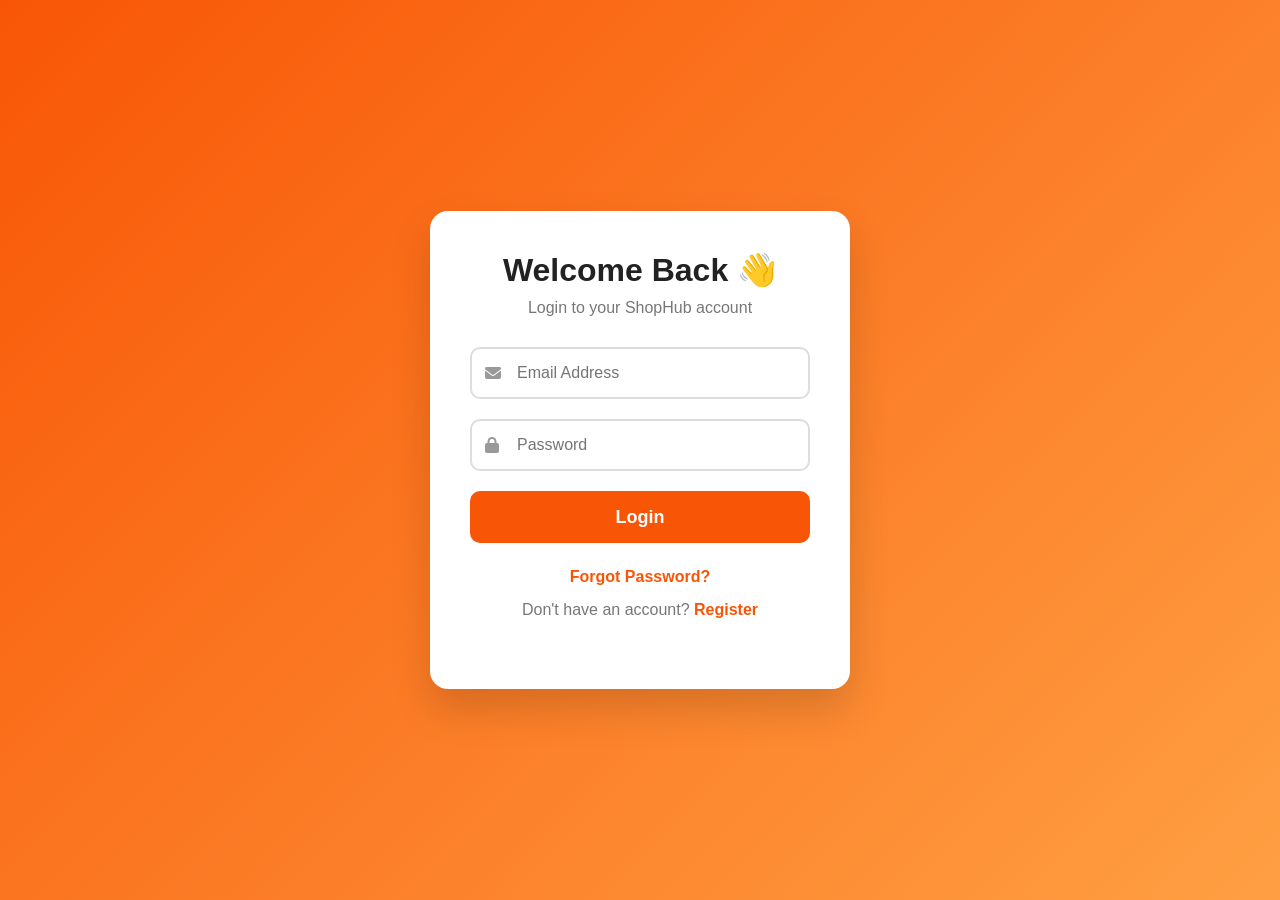
<file: login.html>
<!DOCTYPE html>
<html lang="en">

<head>

    <meta charset="UTF-8">

    <meta name="viewport" content="width=device-width, initial-scale=1.0">

    <title>Login | ShopHub</title>

    <link rel="stylesheet" href="css/style.css">

    <link rel="stylesheet"
          href="https://cdnjs.cloudflare.com/ajax/libs/font-awesome/6.7.2/css/all.min.css">

</head>

<body class="login-page">

    <div class="login-container">

        <div class="login-box">

            <h2>Welcome Back 👋</h2>

            <p>Login to your ShopHub account</p>

            <form id="login-form">

                <!-- Email -->

                <div class="input-box">

                    <i class="fa-solid fa-envelope"></i>

                    <input
                        type="email"
                        id="email"
                        placeholder="Email Address"
                        required>

                </div>

                <!-- Password -->

                <div class="input-box">

                    <i class="fa-solid fa-lock"></i>

                    <input
                        type="password"
                        id="password"
                        placeholder="Password"
                        required>


</div>

                <button
                    type="submit"
                    class="login-btn">

                    Login

                </button>

            </form>

            <div class="login-links">

                <a href="#">
                    Forgot Password?
                </a>

                <p>

                    Don't have an account?

                    <a href="register.html">

                        Register

                    </a>

                </p>

            </div>

        </div>

    </div>

    <script src="js/login.js"></script>

</body>

</html>
</file>
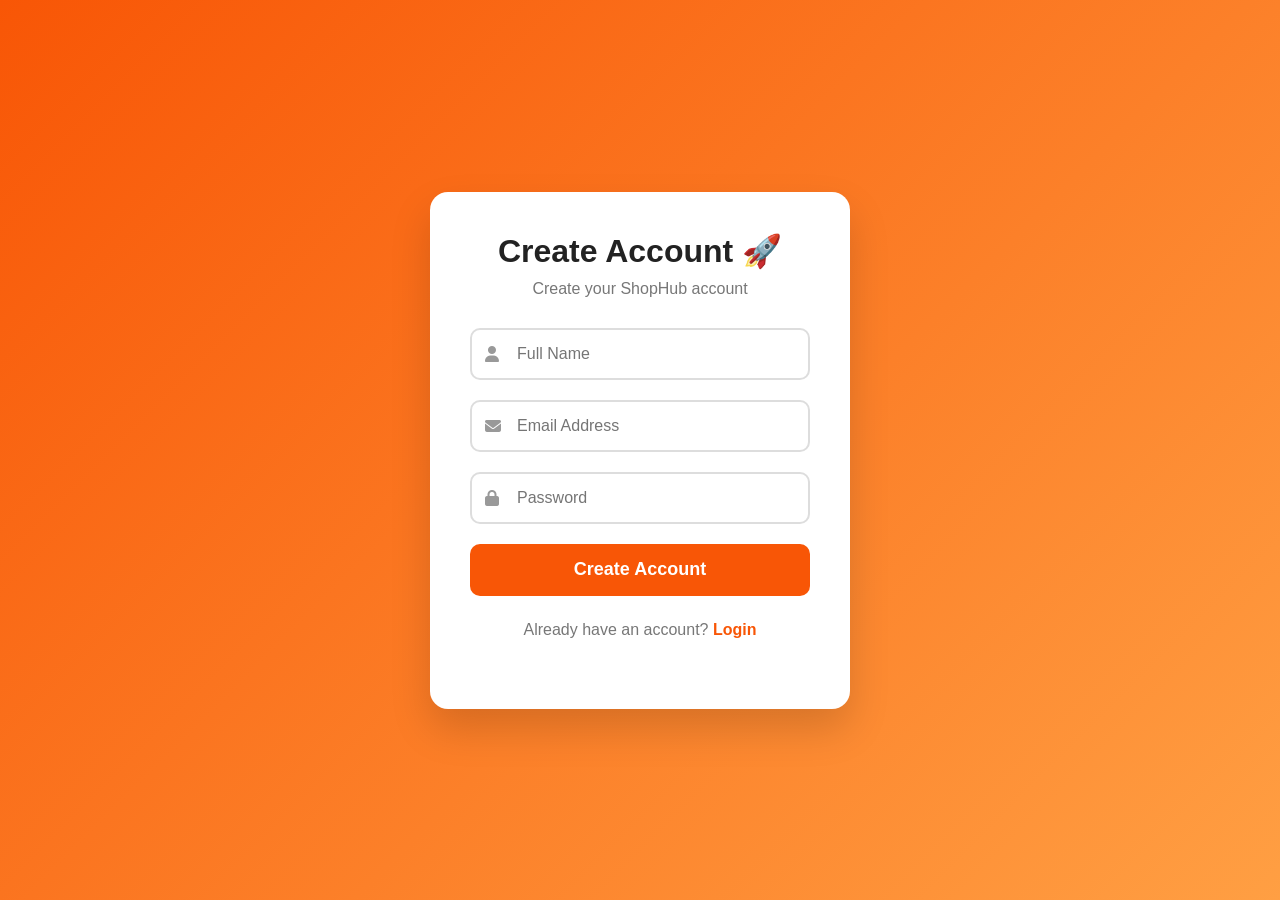
<file: register.html>
<!DOCTYPE html>
<html lang="en">

<head>

    <meta charset="UTF-8">

    <meta name="viewport" content="width=device-width, initial-scale=1.0">

    <title>Register | ShopHub</title>

    <link rel="stylesheet" href="css/style.css">

    <link rel="stylesheet"
        href="https://cdnjs.cloudflare.com/ajax/libs/font-awesome/6.7.2/css/all.min.css">

</head>

<body class="login-page">

    <div class="login-container">

        <div class="login-box">

            <h2>Create Account 🚀</h2>

            <p>Create your ShopHub account</p>

            <form id="register-form">

                <!-- Full Name -->

                <div class="input-box">

                    <i class="fa-solid fa-user"></i>

                    <input
                        type="text"
                        id="name"
                        placeholder="Full Name"
                        required>

                </div>

                <!-- Email -->

                <div class="input-box">

                    <i class="fa-solid fa-envelope"></i>

                    <input
                        type="email"
                        id="email"
                        placeholder="Email Address"
                        required>

                </div>

                <!-- Password -->

                <div class="input-box">

                    <i class="fa-solid fa-lock"></i>

                    <input
                        type="password"
                        id="password"
                        placeholder="Password"
                        minlength="6"
                        required>

                </div>

                <button
                    type="submit"
                    class="login-btn">

                    Create Account

                </button>

            </form>

            <div class="login-links">

                <p>

                    Already have an account?

                    <a href="login.html">

                        Login

                    </a>

                </p>

            </div>

        </div>

    </div>

    <script src="js/register.js"></script>

</body>

</html>
</file>
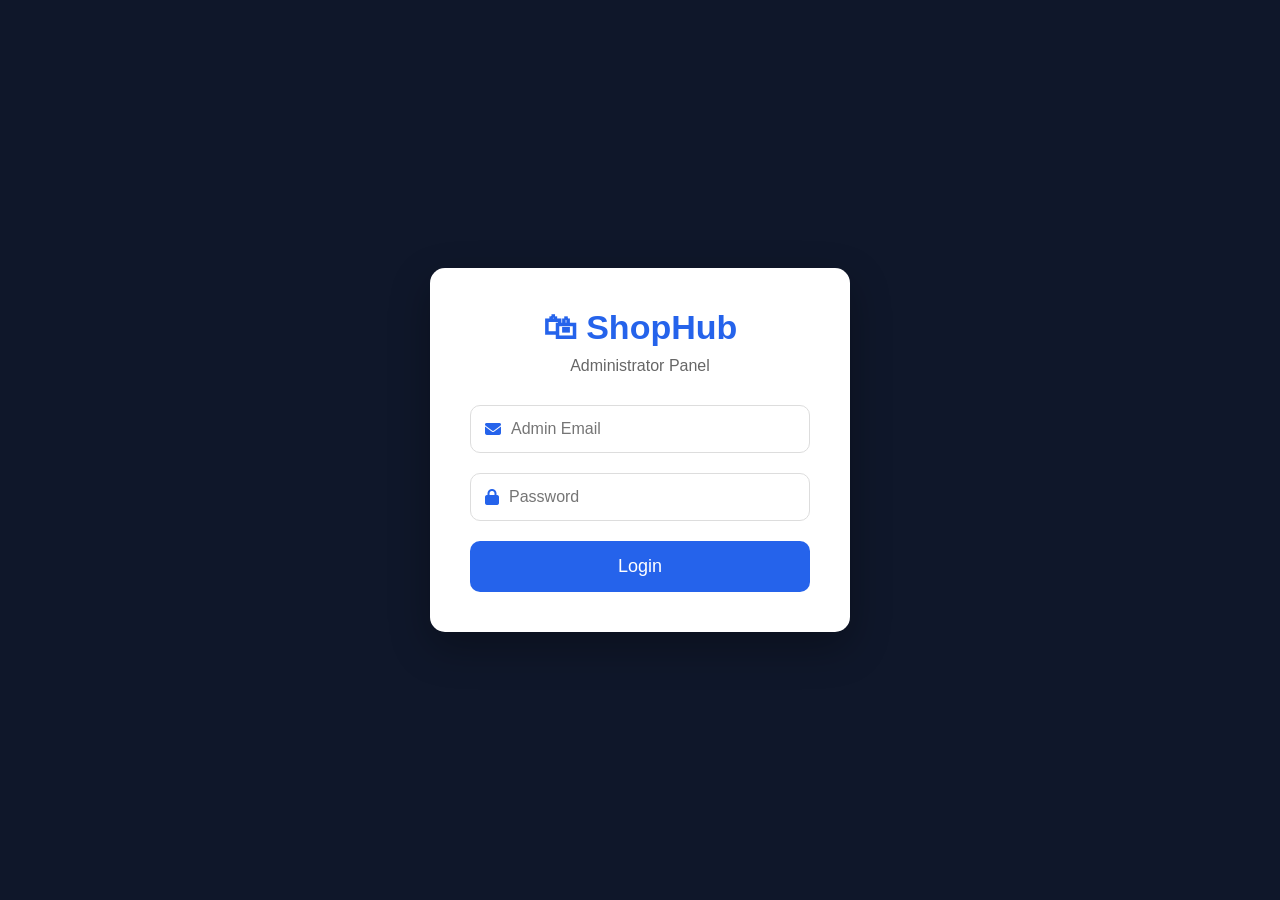
<file: admin/dashboard.html>
<!DOCTYPE html>
<html lang="en">
<head>
<meta charset="UTF-8">
<meta name="viewport" content="width=device-width, initial-scale=1.0">

<title>ShopHub Admin</title>

<link rel="stylesheet"
href="https://cdnjs.cloudflare.com/ajax/libs/font-awesome/6.7.2/css/all.min.css">

<link rel="stylesheet" href="css/admin.css">
</head>

<body>

<div class="sidebar">

<div class="logo">

<h2>🛍 ShopHub</h2>

<p>Admin Panel</p>

</div>

<ul>

<li class="active">
<i class="fa-solid fa-chart-line"></i>
Dashboard
</li>

<li>
<i class="fa-solid fa-box"></i>
Products
</li>

<li>
<i class="fa-solid fa-users"></i>
Users
</li>

<li>
<i class="fa-solid fa-cart-shopping"></i>
Orders
</li>

<li>
<i class="fa-solid fa-tags"></i>
Categories
</li>

<li>
<i class="fa-solid fa-gear"></i>
Settings
</li>

<li id="logout">
<i class="fa-solid fa-right-from-bracket"></i>
Logout
</li>

</ul>

</div>

<div class="main">

<div class="topbar">

<h1>Dashboard</h1>

<div class="admin-user">

<i class="fa-solid fa-user-shield"></i>

Administrator

</div>

</div>

<div class="cards">

<div class="card">

<h3>Total Products</h3>

<h1 id="total-products">0</h1>

</div>

<div class="card">

<h3>Total Users</h3>

<h1 id="total-users">0</h1>

</div>

<div class="card">

<h3>Total Orders</h3>

<h1 id="total-orders">0</h1>

</div>

<div class="card">

<h3>Total Revenue</h3>

<h1>$0</h1>

</div>

</div>

</div>

<script src="js/admin.js"></script>

</body>
</html>
</file>
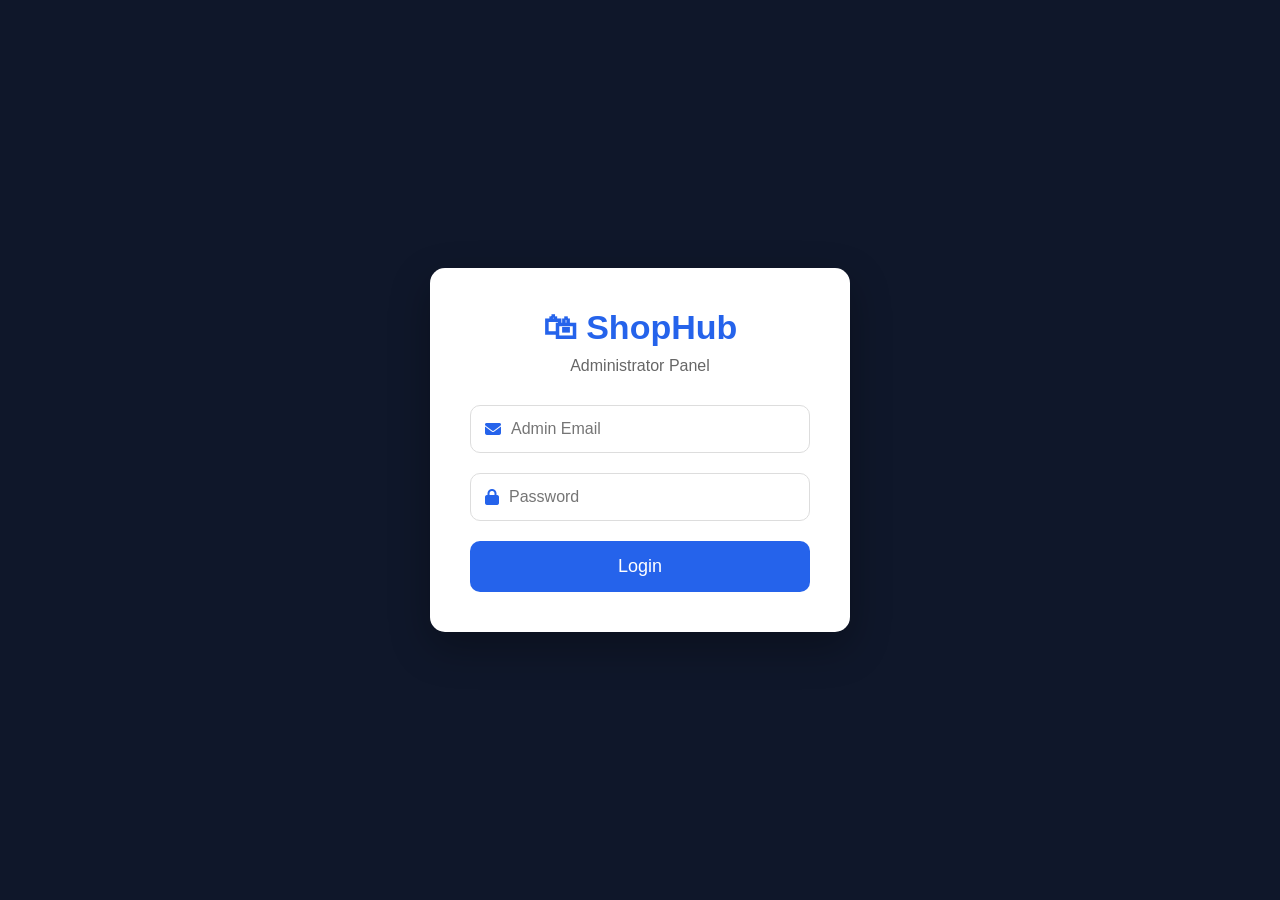
<file: admin/login.html>
<!DOCTYPE html>
<html lang="en">

<head>

<meta charset="UTF-8">

<meta name="viewport" content="width=device-width, initial-scale=1.0">

<title>Admin Login | ShopHub</title>

<link rel="stylesheet" href="css/admin.css">

<link rel="stylesheet"
href="https://cdnjs.cloudflare.com/ajax/libs/font-awesome/6.7.2/css/all.min.css">

</head>

<body class="admin-login-body">

<div class="admin-login-container">

<div class="admin-login-box">

<div class="admin-logo">

<h1>🛍 ShopHub</h1>

<p>Administrator Panel</p>

</div>

<form id="admin-login-form">

<div class="input-group">

<i class="fa-solid fa-envelope"></i>

<input
type="email"
id="email"
placeholder="Admin Email"
required>

</div>

<div class="input-group">

<i class="fa-solid fa-lock"></i>

<input
type="password"
id="password"
placeholder="Password"
required>

</div>

<button
type="submit"
class="admin-login-btn">

Login

</button>

</form>

</div>

</div>

<script src="js/admin-login.js"></script>

</body>

</html>
</file>
<file: css/style.css>
/*=====================================
        SHOPHUB CSS
        PART 1
======================================*/

/* Google Font */
@import url('https://fonts.googleapis.com/css2?family=Poppins:wght@300;400;500;600;700;800&display=swap');

/* Reset */

*{
    margin:0;
    padding:0;
    box-sizing:border-box;
}

html{
    scroll-behavior:smooth;
}

body{
    font-family:'Poppins',sans-serif;
    background:#f5f5f5;
    color:#222;
    overflow-x:hidden;
}

/* Variables */

:root{

--primary:#f85606;
--primary-dark:#d94a00;

--secondary:#111827;

--white:#ffffff;

--black:#222222;

--gray:#777777;

--light:#f8f9fa;

--border:#e5e7eb;

--radius:12px;

--shadow:0 10px 30px rgba(0,0,0,.08);

--transition:.35s;

}

/* Container */

.container{

width:min(1400px,95%);
margin:auto;

}

/* Images */

img{

display:block;
max-width:100%;

}

a{

text-decoration:none;

}

button{

border:none;
cursor:pointer;
transition:.3s;

}

button:hover{

transform:translateY(-2px);

}

/* Scrollbar */

::-webkit-scrollbar{

width:10px;

}

::-webkit-scrollbar-thumb{

background:var(--primary);
border-radius:20px;

}

::-webkit-scrollbar-track{

background:#eee;

}

/*=========================
        HEADER
==========================*/

.header{

position:sticky;
top:0;
z-index:9999;

background:rgba(255,255,255,.97);

backdrop-filter:blur(10px);

box-shadow:0 2px 20px rgba(0,0,0,.08);

}

.header-top{

display:flex;

align-items:center;

justify-content:space-between;

gap:25px;

padding:18px 0;

}

/* Logo */

.logo{

font-size:34px;

font-weight:700;

color:var(--primary);

display:flex;

align-items:center;

gap:10px;

}

.logo span{

font-size:38px;

}

/* Search */

.search-box{

flex:1;

display:flex;

max-width:700px;

}

.search-box input{

flex:1;

height:52px;

padding:0 18px;

font-size:15px;

border:2px solid var(--primary);

border-right:none;

outline:none;

border-radius:10px 0 0 10px;

background:#fff;

}

.search-box input:focus{

box-shadow:0 0 0 4px rgba(248,86,6,.15);

}

.search-box button{

width:65px;

background:var(--primary);

color:#fff;

font-size:20px;

border-radius:0 10px 10px 0;

}

.search-box button:hover{

background:var(--primary-dark);

}

/* Header Icons */

.header-right{

display:flex;

align-items:center;

gap:22px;

}

.header-right a{

font-size:24px;

color:#333;

position:relative;

transition:.3s;

}

.header-right a:hover{

color:var(--primary);

transform:translateY(-3px);

}

/* Cart Count */

.cart-count{

position:absolute;

top:-8px;

right:-10px;

width:20px;

height:20px;

background:#ff2d55;

border-radius:50%;

display:flex;

justify-content:center;

align-items:center;

font-size:11px;

font-weight:700;

color:#fff;

}

/* Responsive */

@media(max-width:768px){

.header-top{

flex-wrap:wrap;

gap:15px;

}

.logo{

width:100%;

justify-content:center;

font-size:30px;

}

.search-box{

width:100%;

order:3;

}

.header-right{

width:100%;

justify-content:center;

}

}
/*=====================================
        SHOPHUB CSS
        PART 2
======================================*/


/* ==========================
        HERO SECTION
========================== */

.hero-section{

margin:25px 0 40px;

}

.hero-layout{

display:grid;

grid-template-columns:260px 1fr;

gap:20px;

align-items:stretch;

}


/* ==========================
        SIDEBAR
========================== */

.sidebar{

background:#fff;

border-radius:12px;

box-shadow:var(--shadow);

overflow:hidden;

}

.sidebar ul{

list-style:none;

}

.sidebar li{

padding:16px 22px;

border-bottom:1px solid var(--border);

font-size:15px;

font-weight:500;

cursor:pointer;

transition:var(--transition);

display:flex;

align-items:center;

gap:10px;

}

.sidebar li:last-child{

border-bottom:none;

}

.sidebar li:hover{

background:var(--primary);

color:#fff;

padding-left:30px;

}


/* ==========================
        BANNER
========================== */

.banner-slider{

background:#fff;

border-radius:15px;

overflow:hidden;

box-shadow:var(--shadow);

}

.slider-img{

width:100%;

height:430px;

object-fit:cover;

}


/* ==========================
     CAROUSEL BUTTON
========================== */

.carousel-control-prev-icon,

.carousel-control-next-icon{

background-color:rgba(0,0,0,.45);

padding:22px;

border-radius:50%;

}


/* ==========================
      CATEGORY SECTION
========================== */

.categories{

padding:40px 0;

}

.categories h2{

font-size:34px;

font-weight:700;

margin-bottom:25px;

color:#222;

}


/* ==========================
      CATEGORY GRID
========================== */

.category-grid{

display:grid;

grid-template-columns:repeat(6,1fr);

gap:20px;

}


/* ==========================
      CATEGORY CARD
========================== */

.category-card{

background:#fff;

border-radius:15px;

padding:28px 15px;

text-align:center;

cursor:pointer;

box-shadow:var(--shadow);

transition:var(--transition);

font-size:40px;

}

.category-card h3{

margin-top:15px;

font-size:17px;

font-weight:600;

color:#333;

}

.category-card:hover{

transform:translateY(-8px);

background:var(--primary);

color:#fff;

}

.category-card:hover h3{

color:#fff;

}


/* ==========================
      RESPONSIVE
========================== */

@media(max-width:992px){

.hero-layout{

grid-template-columns:1fr;

}

.sidebar{

display:none;

}

.slider-img{

height:320px;

}

.category-grid{

grid-template-columns:repeat(3,1fr);

}

}

@media(max-width:768px){

.slider-img{

height:220px;

}

.category-grid{

grid-template-columns:repeat(2,1fr);

gap:15px;

}

.category-card{

padding:22px 10px;

font-size:34px;

}

.category-card h3{

font-size:15px;

}

}

@media(max-width:480px){

.slider-img{

height:180px;

}

.category-grid{

grid-template-columns:repeat(2,1fr);

}

.category-card{

padding:18px 8px;

font-size:30px;

}

}
/*=====================================
        SHOPHUB CSS
        PART 3
======================================*/


/* ==========================
        FLASH SALE
========================== */

.flash-sale{

padding:60px 0;

background:#fafafa;

}

.flash-header{

display:flex;

justify-content:space-between;

align-items:center;

gap:20px;

margin-bottom:30px;

flex-wrap:wrap;

}

.flash-header h2{

font-size:34px;

font-weight:700;

color:#222;

}

.flash-header p{

color:#777;

margin-top:5px;

}

.countdown{

background:linear-gradient(135deg,#f85606,#ff7a18);

color:#fff;

padding:14px 24px;

border-radius:10px;

font-size:24px;

font-weight:700;

box-shadow:0 8px 20px rgba(248,86,6,.25);

}

.view-all-btn{

padding:13px 24px;

background:var(--primary);

color:#fff;

border-radius:8px;

font-weight:600;

transition:.3s;

}

.view-all-btn:hover{

background:var(--primary-dark);

}


/* ==========================
      FLASH PRODUCTS
========================== */

.flash-products{

display:grid;

grid-template-columns:repeat(4,1fr);

gap:25px;

}


/* ==========================
      FEATURED SECTION
========================== */

.featured-products{

padding:70px 0;

background:#fff;

}

.featured-products h2{

font-size:34px;

font-weight:700;

margin-bottom:30px;

color:#222;

}


/* ==========================
      PRODUCT GRID
========================== */

.products{

display:grid;

grid-template-columns:repeat(4,1fr);

gap:25px;

}


/* ==========================
      PRODUCT CARD
========================== */

.product{

background:#fff;

border-radius:16px;

overflow:hidden;

border:1px solid #eee;

box-shadow:0 8px 25px rgba(0,0,0,.06);

transition:.35s;

}

.product:hover{

transform:translateY(-8px);

box-shadow:0 18px 35px rgba(0,0,0,.12);

}


/* ==========================
      PRODUCT IMAGE
========================== */

.product img{

width:100%;

height:230px;

object-fit:contain;

padding:20px;

background:#fafafa;

transition:.35s;

}

.product:hover img{

transform:scale(1.08);

}


/* ==========================
      PRODUCT TITLE
========================== */

.product h3{

padding:15px;

font-size:18px;

font-weight:600;

min-height:70px;

color:#222;

}


/* ==========================
        PRICE
========================== */

.price{

display:flex;

align-items:center;

gap:10px;

padding:0 15px 15px;

}

.new-price{

font-size:24px;

font-weight:700;

color:var(--primary);

}

.old-price{

font-size:15px;

color:#888;

text-decoration:line-through;

}


/* ==========================
      PRODUCT BUTTON
========================== */

.product button{

width:calc(100% - 30px);

margin:0 15px 18px;

padding:13px;

background:var(--primary);

color:#fff;

font-size:15px;

font-weight:600;

border-radius:8px;

transition:.3s;

}

.product button:hover{

background:var(--primary-dark);

}


/* ==========================
      RESPONSIVE
========================== */

@media(max-width:992px){

.products,

.flash-products{

grid-template-columns:repeat(2,1fr);

}

}

@media(max-width:768px){

.flash-header{

flex-direction:column;

align-items:flex-start;

}

.products,

.flash-products{

grid-template-columns:1fr;

}

.countdown{

font-size:18px;

padding:10px 18px;

}

}
/*=====================================
        SHOPHUB CSS
        PART 4
        CART + FOOTER
======================================*/


/* ==========================
        TOAST
========================== */

.toast{

position:fixed;

top:20px;

right:20px;

background:#16a34a;

color:#fff;

padding:15px 25px;

border-radius:10px;

font-weight:600;

box-shadow:0 10px 30px rgba(0,0,0,.18);

z-index:99999;

animation:toastShow .3s ease;

}

@keyframes toastShow{

from{

opacity:0;
transform:translateY(-25px);

}

to{

opacity:1;
transform:translateY(0);

}

}


/* ==========================
        CART DRAWER
========================== */

.cart-sidebar{

position:fixed;

top:0;

right:-420px;

width:400px;

height:100vh;

background:#fff;

box-shadow:-10px 0 35px rgba(0,0,0,.15);

transition:.35s;

display:flex;

flex-direction:column;

z-index:99999;

}

.cart-sidebar.active{

right:0;

}


/* ==========================
      OVERLAY
========================== */

.cart-overlay{

position:fixed;

top:0;

left:0;

width:100%;

height:100%;

background:rgba(0,0,0,.45);

display:none;

z-index:99998;

}

.cart-overlay.active{

display:block;

}


/* ==========================
      CART HEADER
========================== */

.cart-header{

display:flex;

justify-content:space-between;

align-items:center;

padding:20px;

border-bottom:1px solid #eee;

}

.cart-header h3{

font-size:24px;

font-weight:700;

}

.cart-header button{

font-size:32px;

background:none;

color:#444;

}


/* ==========================
      CART ITEMS
========================== */

#cart-items{

flex:1;

overflow-y:auto;

padding:20px;

}

.cart-item{

display:flex;

gap:15px;

padding-bottom:15px;

margin-bottom:15px;

border-bottom:1px solid #eee;

}

.cart-item img{

width:75px;

height:75px;

object-fit:cover;

border-radius:10px;

background:#fafafa;

}

.cart-info{

flex:1;

}

.cart-info h5{

font-size:16px;

margin-bottom:8px;

}

.cart-info p{

font-size:16px;

font-weight:700;

color:var(--primary);

}

.remove-btn{

background:#ef4444;

color:#fff;

padding:7px 14px;

border-radius:6px;

font-size:13px;

margin-top:8px;

transition:.3s;

}

.remove-btn:hover{

background:#dc2626;

}


/* ==========================
      CART FOOTER
========================== */

.cart-footer{

padding:20px;

border-top:1px solid #eee;

background:#fafafa;

}

.cart-footer h3{

display:flex;

justify-content:space-between;

margin-bottom:18px;

font-size:22px;

}

.checkout-btn{

width:100%;

padding:14px;

background:var(--primary);

color:#fff;

font-size:17px;

font-weight:600;

border-radius:8px;

transition:.3s;

}

.checkout-btn:hover{

background:var(--primary-dark);

}


/* ==========================
        FOOTER
========================== */

.footer{

background:#111827;

margin-top:80px;

color:#fff;

}

.footer-container{

display:grid;

grid-template-columns:repeat(4,1fr);

gap:40px;

padding:70px 0;

}

.footer-box h2{

color:var(--primary);

margin-bottom:20px;

}

.footer-box h3{

margin-bottom:18px;

}

.footer-box p{

line-height:1.8;

color:#cbd5e1;

}

.footer-box a{

display:block;

margin:10px 0;

color:#cbd5e1;

transition:.3s;

}

.footer-box a:hover{

color:var(--primary);

padding-left:8px;

}

.social-icons{

display:flex;

gap:15px;

margin-top:20px;

}

.social-icons a{

width:45px;

height:45px;

display:flex;

align-items:center;

justify-content:center;

background:#1f2937;

border-radius:50%;

color:#fff;

font-size:18px;

transition:.3s;

}

.social-icons a:hover{

background:var(--primary);

transform:translateY(-5px);

}

.payments{

display:flex;

gap:15px;

margin-top:20px;

font-size:38px;

}

.footer-bottom{

text-align:center;

padding:20px;

border-top:1px solid rgba(255,255,255,.08);

color:#cbd5e1;

}


/* ==========================
      RESPONSIVE
========================== */

@media(max-width:992px){

.footer-container{

grid-template-columns:repeat(2,1fr);

}

.cart-sidebar{

width:100%;

}

}

@media(max-width:768px){

.footer-container{

grid-template-columns:1fr;

text-align:center;

}

.social-icons,

.payments{

justify-content:center;

}

}
/*=====================================
        SHOPHUB CSS
        PART 5
        FINAL EFFECTS
======================================*/

/* ==========================
      SMOOTH ANIMATION
========================== */

html{
    scroll-behavior:smooth;
}

*{
    transition:all .3s ease;
}


/* ==========================
      CUSTOM SCROLLBAR
========================== */

::-webkit-scrollbar{
    width:10px;
}

::-webkit-scrollbar-track{
    background:#f1f1f1;
}

::-webkit-scrollbar-thumb{
    background:var(--primary);
    border-radius:20px;
}

::-webkit-scrollbar-thumb:hover{
    background:var(--primary-dark);
}


/* ==========================
      PRODUCT HOVER
========================== */

.product:hover,
.flash-card:hover,
.category-card:hover{

    transform:translateY(-10px);

    box-shadow:0 20px 40px rgba(0,0,0,.15);

}


/* ==========================
      IMAGE EFFECT
========================== */

.product img,
.flash-card img{

    transition:.5s;

}

.product:hover img,
.flash-card:hover img{

    transform:scale(1.08);

}


/* ==========================
      BUTTON EFFECT
========================== */

button:hover{

    transform:translateY(-2px);

    box-shadow:0 10px 25px rgba(248,86,6,.25);

}

button:active{

    transform:scale(.96);

}


/* ==========================
      CATEGORY EFFECT
========================== */

.category-card{

    position:relative;

    overflow:hidden;

}

.category-card::before{

    content:"";

    position:absolute;

    width:0;

    height:100%;

    left:0;

    top:0;

    background:rgba(255,255,255,.12);

    transition:.5s;

}

.category-card:hover::before{

    width:100%;

}


/* ==========================
      FOOTER LINKS
========================== */

.footer-box a{

    position:relative;

}

.footer-box a::after{

    content:"";

    position:absolute;

    left:0;

    bottom:-2px;

    width:0;

    height:2px;

    background:var(--primary);

    transition:.3s;

}

.footer-box a:hover::after{

    width:100%;

}


/* ==========================
      SOCIAL ICON
========================== */

.social-icons a:hover{

    transform:translateY(-5px) rotate(8deg);

}


/* ==========================
      BACK TO TOP
========================== */

#backToTop{

    position:fixed;

    right:25px;

    bottom:25px;

    width:50px;

    height:50px;

    border-radius:50%;

    background:var(--primary);

    color:#fff;

    display:flex;

    justify-content:center;

    align-items:center;

    font-size:22px;

    cursor:pointer;

    z-index:9999;

    box-shadow:0 10px 25px rgba(0,0,0,.2);

}

#backToTop:hover{

    background:var(--primary-dark);

    transform:translateY(-5px);

}


/* ==========================
      FADE UP
========================== */

.fade-up{

    animation:fadeUp .6s ease;

}

@keyframes fadeUp{

from{

    opacity:0;

    transform:translateY(25px);

}

to{

    opacity:1;

    transform:translateY(0);

}

}


/* ==========================
      FLOAT
========================== */

.float{

    animation:float 3s infinite ease-in-out;

}

@keyframes float{

0%{

    transform:translateY(0);

}

50%{

    transform:translateY(-8px);

}

100%{

    transform:translateY(0);

}

}


/* ==========================
      SELECTION
========================== */

::selection{

background:var(--primary);

color:#fff;

}


/* ==========================
      MOBILE FIX
========================== */

@media(max-width:576px){

    h2{

        font-size:26px;

    }

    .product h3{

        font-size:16px;

    }

    .new-price{

        font-size:20px;

    }

    .countdown{

        font-size:18px;

    }

    .cart-header h3{

        font-size:20px;

    }

}
/*=====================================
        LOGIN PAGE
======================================*/

.login-page{

    margin:0;

    padding:0;

    min-height:100vh;

    display:flex;

    justify-content:center;

    align-items:center;

    background:linear-gradient(135deg,#f85606,#ff9f43);

    font-family:Arial,sans-serif;

}

.login-container{

    width:100%;

    display:flex;

    justify-content:center;

    align-items:center;

    padding:20px;

}

.login-box{

    width:100%;

    max-width:420px;

    background:#fff;

    padding:40px;

    border-radius:18px;

    box-shadow:0 20px 40px rgba(0,0,0,.15);

    animation:fadeUp .5s ease;

}

.login-box h2{

    text-align:center;

    margin-bottom:10px;

    color:#222;

    font-size:32px;

}

.login-box p{

    text-align:center;

    color:#777;

    margin-bottom:30px;

}

.input-box{

    position:relative;

    margin-bottom:20px;

}

.input-box i{

    position:absolute;

    left:15px;

    top:50%;

    transform:translateY(-50%);

    color:#999;

}

.input-box input{

    width:100%;

    height:52px;

    padding-left:45px;

    border:2px solid #ddd;

    border-radius:10px;

    outline:none;

    font-size:16px;

    transition:.3s;

}

.input-box input:focus{

    border-color:#f85606;

}

.login-btn{

    width:100%;

    height:52px;

    border:none;

    border-radius:10px;

    background:#f85606;

    color:#fff;

    font-size:18px;

    font-weight:600;

    cursor:pointer;

    transition:.3s;

}

.login-btn:hover{

    background:#d94b05;

}

.login-links{

    text-align:center;

    margin-top:25px;

}

.login-links a{

    color:#f85606;

    text-decoration:none;

    font-weight:600;

}

.login-links p{

    margin-top:15px;

}

@media(max-width:480px){

.login-box{

    padding:25px;

}

.login-box h2{

    font-size:26px;

}

}
/* Product Modal */

.product-modal{

position:fixed;
top:0;
left:0;
width:100%;
height:100%;
background:rgba(0,0,0,.6);

display:none;

justify-content:center;
align-items:center;

z-index:999999;

}

.product-modal.active{

display:flex;

}

.modal-box{

background:#fff;

width:90%;
max-width:500px;

border-radius:15px;

padding:25px;

text-align:center;

position:relative;

}

.modal-box img{

width:220px;
height:220px;

object-fit:cover;

border-radius:10px;

}

.close-modal{

position:absolute;

top:15px;
right:20px;

font-size:35px;

cursor:pointer;

}

.modal-box button{

width:100%;

margin-top:20px;

padding:14px;

background:#f85606;

border:none;

color:#fff;

border-radius:8px;

cursor:pointer;

}
</file>
<file: admin/css/admin.css>
/* =========================
   ShopHub Admin Dashboard
========================= */

*{
    margin:0;
    padding:0;
    box-sizing:border-box;
    font-family:Arial,sans-serif;
}

body{
    display:flex;
    background:#f4f6f9;
}

/* Sidebar */

.sidebar{
    width:260px;
    min-height:100vh;
    background:#1f2937;
    color:#fff;
    padding:25px;
}

.logo{
    text-align:center;
    margin-bottom:40px;
}

.logo h2{
    font-size:30px;
}

.logo p{
    color:#cbd5e1;
    margin-top:8px;
}

.sidebar ul{
    list-style:none;
}

.sidebar ul li{
    padding:15px;
    margin-bottom:10px;
    border-radius:10px;
    cursor:pointer;
    transition:.3s;
    font-size:17px;
}

.sidebar ul li i{
    width:30px;
}

.sidebar ul li:hover,
.sidebar ul li.active{
    background:#2563eb;
}

/* Main */

.main{
    flex:1;
    padding:30px;
}

/* Topbar */

.topbar{
    display:flex;
    justify-content:space-between;
    align-items:center;
    margin-bottom:35px;
}

.topbar h1{
    font-size:34px;
}

.admin-user{
    background:#fff;
    padding:12px 20px;
    border-radius:10px;
    box-shadow:0 5px 15px rgba(0,0,0,.08);
}

/* Cards */

.cards{
    display:grid;
    grid-template-columns:repeat(auto-fit,minmax(220px,1fr));
    gap:25px;
}

.card{
    background:#fff;
    border-radius:15px;
    padding:25px;
    box-shadow:0 8px 20px rgba(0,0,0,.08);
}

.card h3{
    color:#666;
    margin-bottom:15px;
}

.card h1{
    color:#2563eb;
    font-size:42px;
}
/* ===========================
ADMIN LOGIN
=========================== */

.admin-login-body{

background:#0f172a;

display:flex;

justify-content:center;

align-items:center;

height:100vh;

}

.admin-login-container{

width:100%;

display:flex;

justify-content:center;

}

.admin-login-box{

width:420px;

background:#fff;

padding:40px;

border-radius:15px;

box-shadow:0 15px 40px rgba(0,0,0,.3);

}

.admin-logo{

text-align:center;

margin-bottom:30px;

}

.admin-logo h1{

color:#2563eb;

font-size:34px;

}

.admin-logo p{

margin-top:10px;

color:#666;

}

.input-group{

display:flex;

align-items:center;

border:1px solid #ddd;

border-radius:10px;

padding:14px;

margin-bottom:20px;

}

.input-group i{

margin-right:10px;

color:#2563eb;

}

.input-group input{

border:none;

outline:none;

width:100%;

font-size:16px;

}

.admin-login-btn{

width:100%;

padding:15px;

background:#2563eb;

border:none;

border-radius:10px;

color:#fff;

font-size:18px;

cursor:pointer;

transition:.3s;

}

.admin-login-btn:hover{

background:#1d4ed8;

}
</file>
